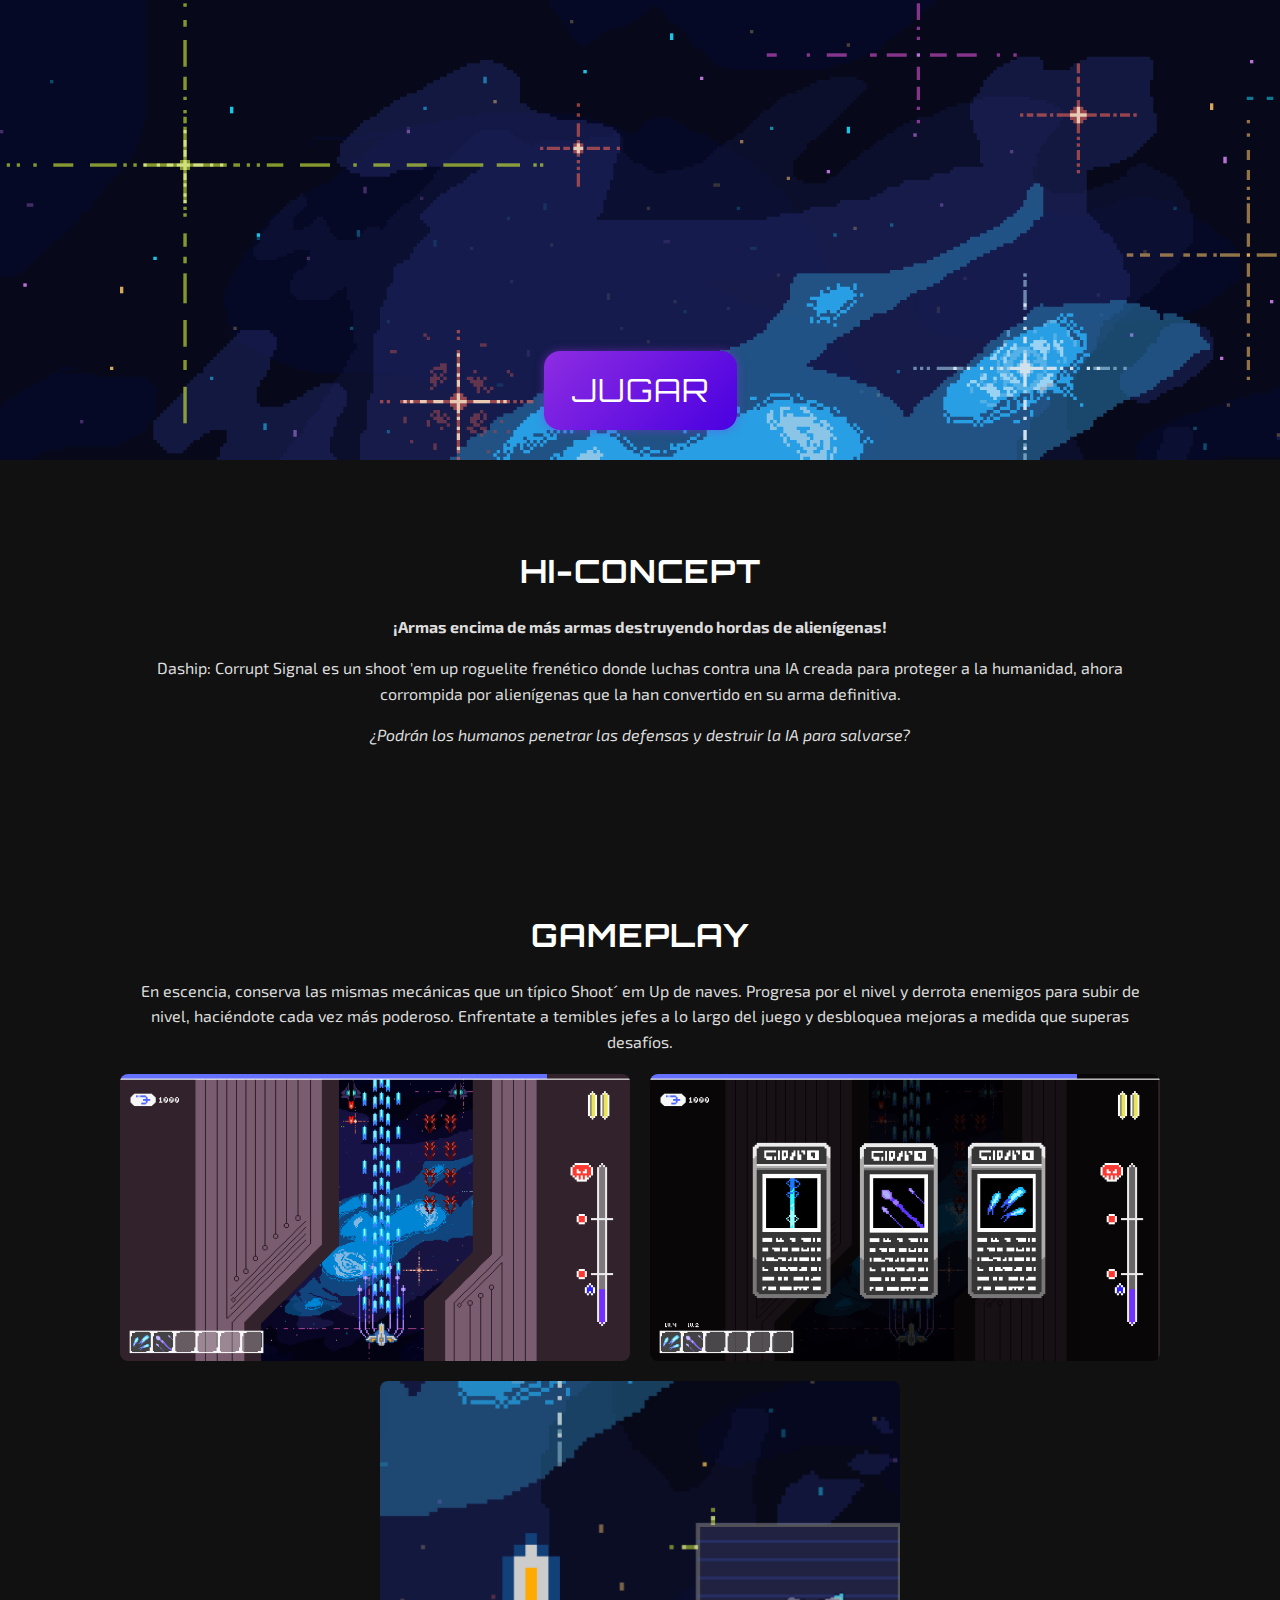
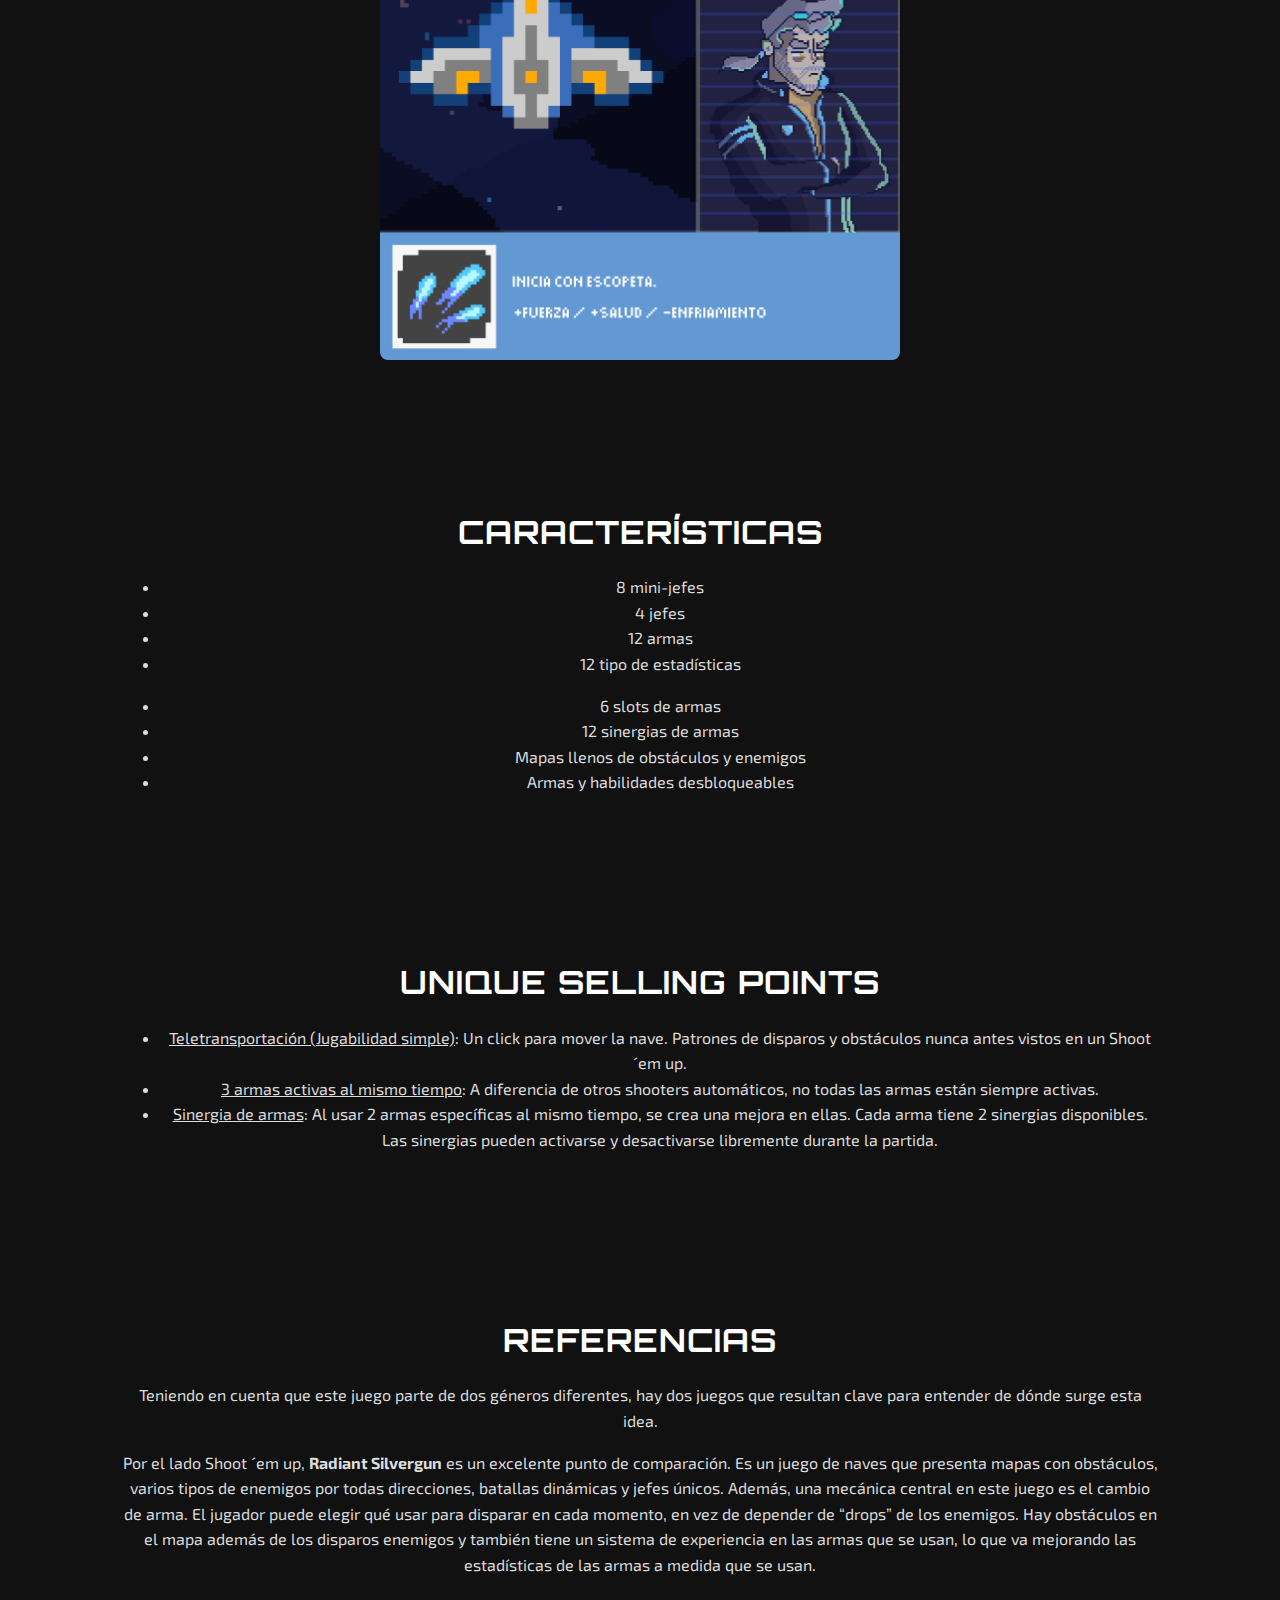
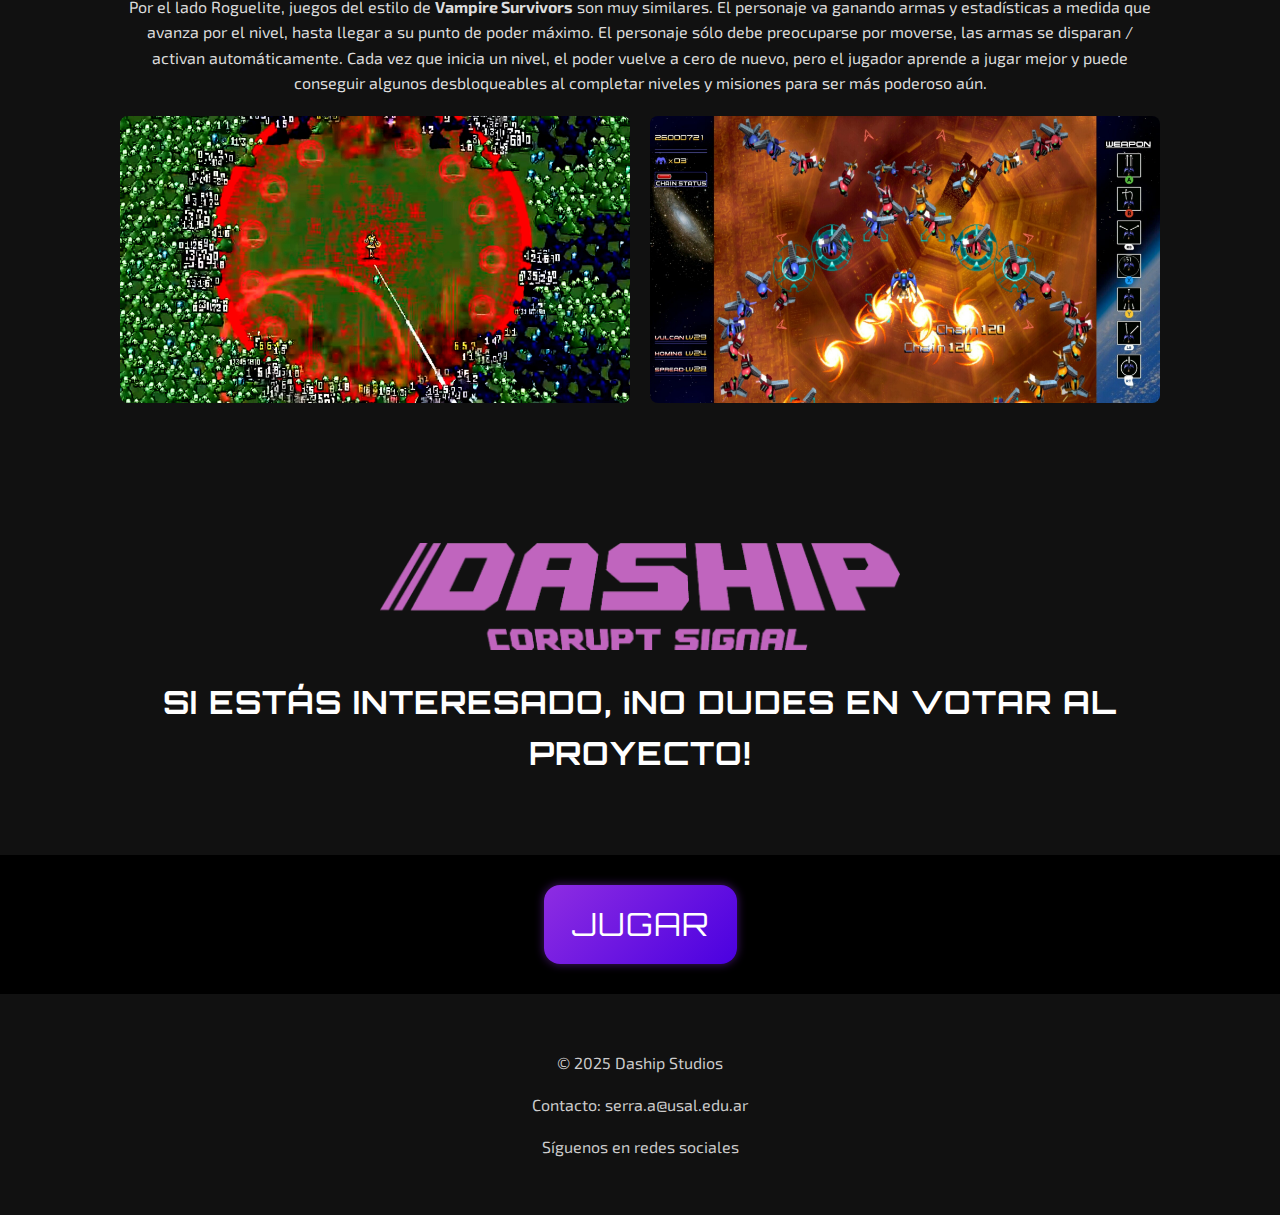
<file: index.html>
﻿<!DOCTYPE html>
<html lang="es">
<head>
  <meta charset="UTF-8" />
  <meta name="viewport" content="width=device-width, initial-scale=1.0" />
  <title>Daship: Corrupt Signal</title>
  <link rel="shortcut icon" href="Tipografía/favicon.png" type="image/png">
  <link href="https://fonts.googleapis.com/css2?family=Orbitron:wght@600;700&family=Exo+2:wght@400;500&display=swap" rel="stylesheet" />
  <link rel="stylesheet" href="styles.css" />
  <!-- Facebook Pixel Code -->
<script>
!function(f,b,e,v,n,t,s)
{if(f.fbq)return;n=f.fbq=function(){n.callMethod?
n.callMethod.apply(n,arguments):n.queue.push(arguments)};
if(!f._fbq)f._fbq=n;n.push=n;n.loaded=!0;n.version='2.0';
n.queue=[];t=b.createElement(e);t.async=!0;
t.src=v;s=b.getElementsByTagName(e)[0];
s.parentNode.insertBefore(t,s)}(window, document,'script',
'https://connect.facebook.net/en_US/fbevents.js');
fbq('init', '683113794498800');
fbq('track', 'PageView');
</script>
<!-- End Facebook Pixel Code -->

</head>

<body>

<nav>
  <div class="logo">
    <img src="Tipografía/Recurso 1.png" alt="Daship: Corrupt Signal" />
  </div>
  <ul>
    <li><a href="#hi-concept">Hi-Concept</a></li>
    <li><a href="#gameplay">Gameplay</a></li>
    <li><a href="#caracteristicas">Características</a></li>
    <li><a href="#usp">USP</a></li>
    <li><a href="#referencias">Referencias</a></li>
  </ul>
</nav>

<section class="video-section">
  <div class="video-container">
    <iframe 
      src="https://www.youtube.com/embed/4-mx2xgGII8" 
      title="Daship: Corrupt Signal" 
      frameborder="0" 
      allow="accelerometer; autoplay; clipboard-write; encrypted-media; gyroscope; picture-in-picture" 
      allowfullscreen>
    </iframe>
  </div>
</section>

    <div class="overlay"></div>


  <div class="vote-button-container">
    <a href="a.html" class="vote-button">JUGAR</a>
  </div>

  <section class="section" id="hi-concept">
    <h2>HI-CONCEPT</h2>
    <p><b>¡Armas encima de más armas destruyendo hordas de alienígenas!</b></p> 
    <p>Daship: Corrupt Signal es un shoot 'em up roguelite frenético donde luchas contra una IA creada para proteger a la humanidad, 
    ahora corrompida por alienígenas que la han convertido en su arma definitiva.</p> 
    <p><i>¿Podrán los humanos penetrar las defensas y destruir la IA para salvarse?</i></p>
  </section>

  <section class="section" id="gameplay">
    <h2>GAMEPLAY</h2>
    <p>En escencia, conserva las mismas mecánicas que un típico Shoot´ em Up de naves. Progresa por el nivel y derrota enemigos para subir de nivel, haciéndote cada vez más poderoso.
    Enfrentate a temibles jefes a lo largo del juego y desbloquea mejoras a medida que superas desafíos. </p>
    <div class="image-row">
      <img src="Gameplay.png" alt="Gameplay 1" />
      <img src="Mejoras.png" alt="Gameplay 2" />
    </div>
    <div class="image-center">
      <img src="Personaje.png" alt="Gameplay 3" />
    </div>
  </section>

  <section class="features-section section" id="caracteristicas">
  <h2>Características</h2>
  <div class="features-list">
  <ul>
    <li>8 mini-jefes</li>
    <li>4 jefes</li>
    <li>12 armas</li>
    <li>12 tipo de estadísticas</li>
    </ul>
    <ul>
    <li>6 slots de armas</li>
    <li>12 sinergias de armas</li>
    <li>Mapas llenos de obstáculos y enemigos</li>
    <li>Armas y habilidades desbloqueables</li>
    </ul>
  </div>
  </section>

  <section class="features-section section" id="usp">
  <h2>Unique Selling Points</h2>
  <div class="features-list">
  <ul>
    <li><u>Teletransportación (Jugabilidad simple)</u>: Un click para mover la nave. Patrones de disparos y obstáculos nunca antes vistos en un Shoot ´em up.</li>
    <li><u>3 armas activas al mismo tiempo</u>: A diferencia de otros shooters automáticos, no todas las armas están siempre activas.</li>
    <li><u>Sinergia de armas</u>: Al usar 2 armas específicas al mismo tiempo, se crea una mejora en
      ellas. Cada arma tiene 2 sinergias disponibles. Las sinergias pueden activarse y desactivarse libremente durante la partida.</li>
  </div>
  </ul>
  </section>
  
    <section class="section" id="referencias">
    <h2>REFERENCIAS</h2>
    <p>Teniendo en cuenta que este juego parte de dos géneros diferentes, hay dos juegos que resultan clave para entender de dónde surge esta idea.</p> 
    <p>Por el lado Shoot ´em up, <b>Radiant Silvergun</b> es un excelente punto de comparación. Es un juego de naves que presenta mapas con obstáculos, 
    varios tipos de enemigos por todas direcciones, batallas dinámicas y jefes únicos. Además, una mecánica central en este juego es el cambio de arma. 
    El jugador puede elegir qué usar para disparar en cada momento, en vez de depender de “drops” de los enemigos. Hay obstáculos en el mapa además de los 
    disparos enemigos y también tiene un sistema de experiencia en las armas que se usan, lo que va mejorando las estadísticas de las armas a medida que se usan.</p>
    <p>Por el lado Roguelite, juegos del estilo de <b>Vampire Survivors</b> son muy similares. El personaje va ganando armas y estadísticas a medida que avanza por 
    el nivel, hasta llegar a su punto de poder máximo. El personaje sólo debe preocuparse por moverse, las armas se disparan / activan automáticamente. Cada vez 
    que inicia un nivel, el poder vuelve a cero de nuevo, pero el jugador aprende a  jugar mejor y puede conseguir algunos desbloqueables al completar niveles y misiones para ser más poderoso aún. 
    </p>
    <div class="image-row">
      <img src="VS.jpg" alt="Referencia 1" />
      <img src="RS.jpg" alt="Referencia 2" />
    </div>
  </section>

  <section class="section" id="imagen">
    <div class="image-center">
      <img src="Tipografía/Recurso 1.png" alt="título"/>
    </div>
    <p>
    <h2>Si estás interesado, ¡no dudes en votar al proyecto!</h2>
    </p>
  </section>

  <div class="vote-button-container">
    <a href="a.html" class="vote-button">JUGAR</a>
  </div>

  <footer>
    <p>&copy; 2025 Daship Studios</p>
    <p>Contacto: serra.a@usal.edu.ar</p>
    <p>Síguenos en redes sociales</p>
  </footer>

</body>
</html>
</file>
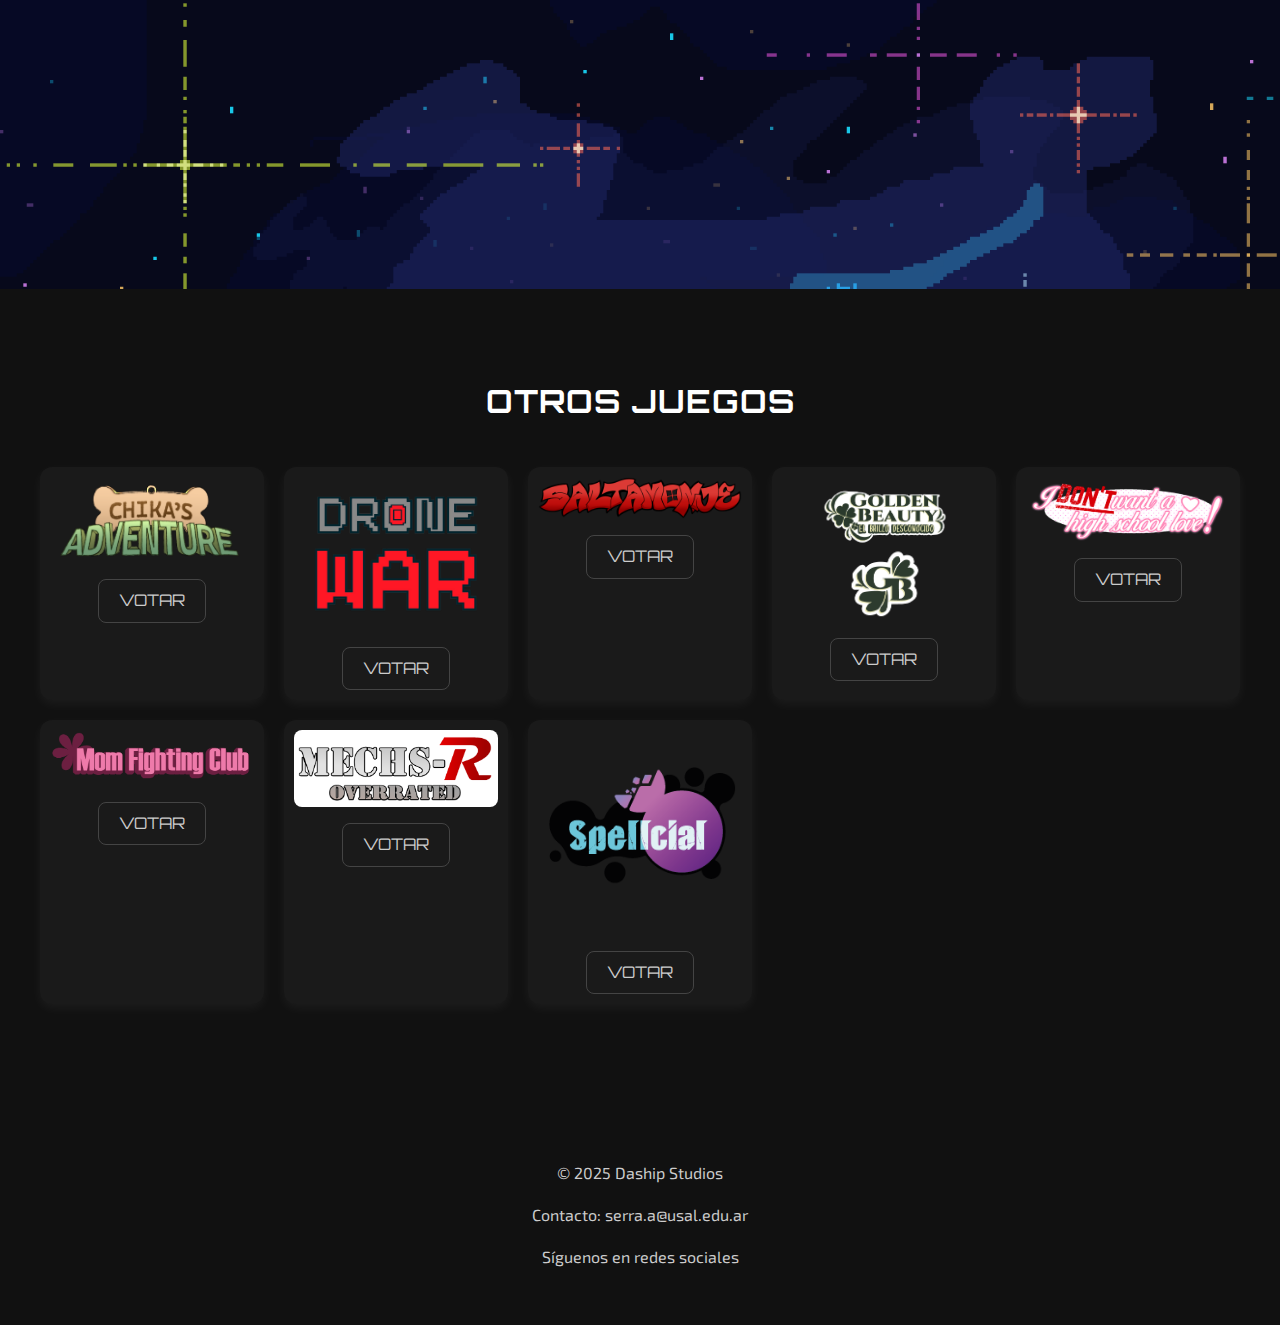
<file: a.html>
<!DOCTYPE html>
<html lang="es">
<head>
  <meta charset="UTF-8" />
  <meta name="viewport" content="width=device-width, initial-scale=1.0" />
  <title>Daship: Corrupt Signal</title>
  <link rel="shortcut icon" href="Tipografía/favicon.png" type="image/png">
  <link href="https://fonts.googleapis.com/css2?family=Orbitron:wght@600;700&family=Exo+2:wght@400;500&display=swap" rel="stylesheet" />
  <link rel="stylesheet" href="styles.css" />
  <style>
    .grid {
      display: grid;
      grid-template-columns: repeat(auto-fit, minmax(220px, 1fr));
      gap: 20px;
      margin: 40px auto;
      padding: 0 20px;
      max-width: 1200px;
    }

    .card {
      background: #1a1a1a;
      border-radius: 12px;
      box-shadow: 0 4px 12px rgba(255, 255, 255, 0.05);
      padding: 10px;
      text-align: center;
      transition: transform 0.2s;
    }

    .card:hover {
      transform: scale(1.02);
    }

    .card img {
      max-width: 100%;
      height: auto;
      border-radius: 8px;
    }

    .boletas-section {
      padding: 60px 20px;
      text-align: center;
      background-color: #111;
    }

    .boletas-section h2 {
      margin-bottom: 20px;
    }
  </style>

   <!-- Facebook Pixel Code -->
<script>
!function(f,b,e,v,n,t,s)
{if(f.fbq)return;n=f.fbq=function(){n.callMethod?
n.callMethod.apply(n,arguments):n.queue.push(arguments)};
if(!f._fbq)f._fbq=n;n.push=n;n.loaded=!0;n.version='2.0';
n.queue=[];t=b.createElement(e);t.async=!0;
t.src=v;s=b.getElementsByTagName(e)[0];
s.parentNode.insertBefore(t,s)}(window, document,'script',
'https://connect.facebook.net/en_US/fbevents.js');
fbq('init', '683113794498800');
fbq('track', 'PageView');
fbq('track', 'ViewContent');
fbq('trackCustom', 'QuieroJugar');
</script>
  
</head>
<body>

<nav>
  <div class="logo">
    <img src="Tipografía/Recurso 1.png" alt="Daship: Corrupt Signal" />
  </div>
  <ul>
    <li><a href="index.html">Volver</a></li>
  </ul>
</nav>

<section class="section thank-you" id="agradecimiento">
  <h2>¡GRACIAS!</h2>
  <p>Gracias por explorar el universo de Daship. Tu voto vale mucho y hace que este juego esté un paso más cerca de hacerse realidad. :)</p>
</section>

<section class="boletas-section">
  <h2>Otros juegos</h2>
  <div class="grid">
    <div class="card"><img src="Agradecimiento/CA.png" alt="CA"><a href="https://garaydelriom.wixsite.com/chikasadventure" class="vote-link">VOTAR</a></div>
    <div class="card"><img src="Agradecimiento/DW.png" alt="DW"><a href="https://arodriguezvaliente.wixsite.com/dronewar" class="vote-link">VOTAR</a></div>
    <div class="card"><img src="Agradecimiento/ES.png" alt="ES"><a href="https://pbricenodagger1.wixstudio.com/el-saltamonje" class="vote-link">VOTAR</a></div>
    <div class="card"><img src="Agradecimiento/GB.png" alt="GB"><a href="https://marquezm143.wixsite.com/golden-beauty" class="vote-link">VOTAR</a></div>
    <div class="card"><img src="Agradecimiento/IDWAHL.png" alt="IDWAHL"><a href="https://victoriaalthabe.wixsite.com/misitio" class="vote-link">VOTAR</a></div>
    <div class="card"><img src="Agradecimiento/MFC.png" alt="MFC"><a href="https://pipapape.wixsite.com/momfightingclub" class="vote-link">VOTAR</a></div>
    <div class="card"><img src="Agradecimiento/MRO.PNG" alt="MRO"><a href="https://andresmora03.wixsite.com/mechs-r-overrated" class="vote-link">VOTAR</a></div>
    <div class="card"><img src="Agradecimiento/SC.png" alt="SC"><a href="https://leonardoezequielor.wixsite.com/spellcialthesacredba" class="vote-link">VOTAR</a></div>
  </div>
</section>

<footer>
  <p>&copy; 2025 Daship Studios</p>
  <p>Contacto: serra.a@usal.edu.ar</p>
  <p>Síguenos en redes sociales</p>
</footer>

</body>
</html>
</file>
<file: styles.css>
﻿/* === TIPOGRAFÍA === */
body {
  margin: 0;
  background-color: #000;
  color: #ddd;
  font-family: 'Exo 2', sans-serif;
  font-size: 16px;
  line-height: 1.6;
}

h1, h2, nav a {
  font-family: 'Orbitron', sans-serif;
  text-transform: uppercase;
  letter-spacing: 1px;
  color: #fff;
}

h1 {
  font-size: 2.8rem;
}

h2 {
  font-size: 2rem;
  margin-bottom: 0.5em;
}

/* === NAVBAR === */
nav {
  position: fixed;
  top: 0;
  width: 100%;
  background: #111;
  padding: 20px;
  display: flex;
  align-items: center;
  justify-content: space-evenly;
  flex-wrap: wrap;
  z-index: 1000;
  animation: slideDownFade 0.8s ease-out forwards;
}

/* Animación */
@keyframes slideDownFade {
  from {
    transform: translateY(-100%);
    opacity: 0;
  }
  to {
    transform: translateY(0);
    opacity: 1;
  }
}

nav .logo img {
  height: 50px;
  width: auto;
}

nav ul {
  list-style: none;
  display: flex;
  gap: 30px;
  padding: 0;
  margin: 0;
  flex-wrap: wrap;
}

nav ul li a {
  color: #fff;
  text-decoration: none;
  transition: color 0.3s;
}

nav ul li a:hover {
  color: #ff416c;
}

/* === VIDEO HEADER === */
body {
  margin: 0;
  background-color: #000;
  color: #ddd;
  font-family: 'Exo 2', sans-serif;
  font-size: 16px;
  line-height: 1.6;

  background-image: url('Escenarios/Escenario2.png');
  background-attachment: fixed;
  background-size: cover;
  background-position: center;
}

video {
  display: block;
  max-width: 800px;
  width: 100%;
  height: auto;
  margin: 0 auto;
  z-index: 1;
  position: relative;
}

.video-section {
  margin-top:100px;
  padding: 2rem 1rem;
  text-align: center;
}

.video-section video {
  display: block;
  max-width: 800px;
  width: 100%;
  height: auto;
  margin: 0 auto;
  z-index: 1;
  position: relative;
}

/* === SECCIONES === */
.section {
  padding: 60px 120px;
  text-align: center;
  background-color: #111;
}

.image-row {
  display: grid;
  grid-template-columns: 1fr 1fr;
  gap: 20px;
  margin-top: 20px;
}

.image-center {
  display: flex;
  justify-content: center;
  align-items: center;
  margin-top: 20px;
}

.image-center img {
  width: 50%;
  height: auto;
  border-radius: 8px;
}

img {
  width: 100%;
  height: auto;
  border-radius: 8px;
}

/* === BOTONES === */
.vote-button-container {
  text-align: center;
  margin: 30px 0;
}

.vote-button {
  display: inline-block;
  padding: 14px 28px;
  font-size: 2rem;
  font-family: 'Orbitron', sans-serif;
  color: #fff;
  background: linear-gradient(135deg, #8e2de2, #4a00e0);
  border-radius: 16px;
  text-decoration: none;
  text-transform: uppercase;
  letter-spacing: 1px;
  transition: transform 0.2s ease, box-shadow 0.2s ease;
  box-shadow: 0 0 10px rgba(142, 45, 226, 0.5);
}

.vote-button:hover {
  transform: scale(1.05);
  box-shadow: 0 0 15px rgba(142, 45, 226, 0.8);
}

/* === FOOTER === */
footer {
  background-color: #111;
  color: #ccc;
  text-align: center;
  padding: 40px 20px;
}

/* === RESPONSIVE === */
@media (max-width: 768px) {
  .image-row {
    grid-template-columns: 1fr;
  }

  nav {
    flex-direction: column;
    align-items: center;
  }

  nav .logo {
    margin-bottom: 10px;
  }

  nav ul {
    flex-direction: column;
    gap: 10px;
  }

  h1 {
    font-size: 2rem;
  }

  h2 {
    font-size: 1.5rem;
  }

  .section {
    padding: 40px 15px;
  }
}

@keyframes slideDownFade {
  from {
    opacity: 0;
    transform: translateY(-20px);
  }
  to {
    opacity: 1;
    transform: translateY(0);
  }
}

nav {
  animation: slideDownFade 0.8s ease-out forwards;
  opacity: 0; 
}

/* === AGRADECIMIENTO === */
.thank-you {
  margin-top: 90px;
  padding: 2rem 1rem;
  text-align: center;
  background-color: #111;

  /* Animación */
  opacity: 0;
  animation: fadeInUp 1s ease-out forwards;
  animation-delay: 0.3s;
}

@keyframes fadeInUp {
  from {
    opacity: 0;
    transform: translateY(30px);
  }
  to {
    opacity: 1;
    transform: translateY(0);
  }
}

.vote-link {
  display: inline-block;
  margin-top: 10px;
  font-size: 1rem;
  font-family: 'Orbitron', sans-serif;
  color: #ccc;
  text-decoration: none;
  border: 1px solid #444;
  padding: 8px 20px;
  border-radius: 8px;
  transition: all 0.3s ease;
  background-color: transparent;
}

.vote-link:hover {
  color: #fff;
  border-color: #ff416c;
  background-color: rgba(255, 65, 108, 0.1);
  box-shadow: 0 0 8px rgba(255, 65, 108, 0.3);
}
</file>
